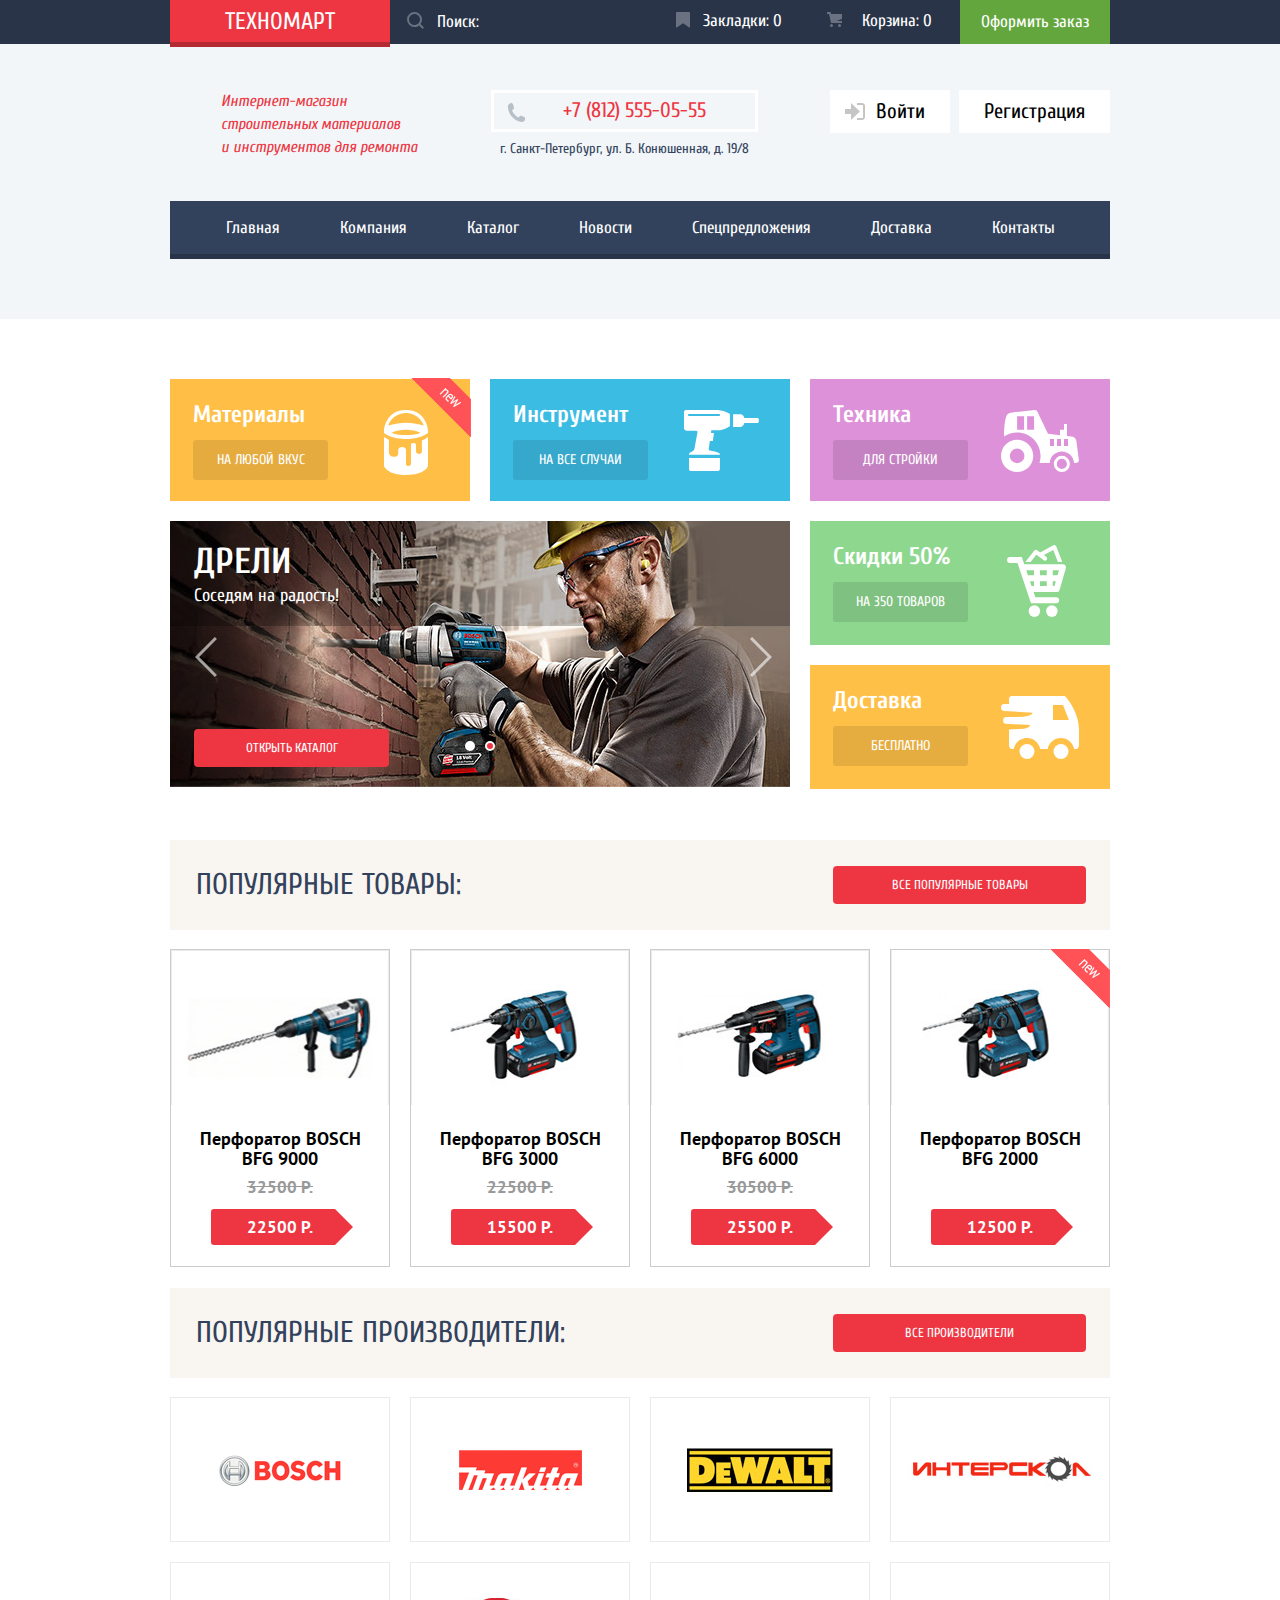
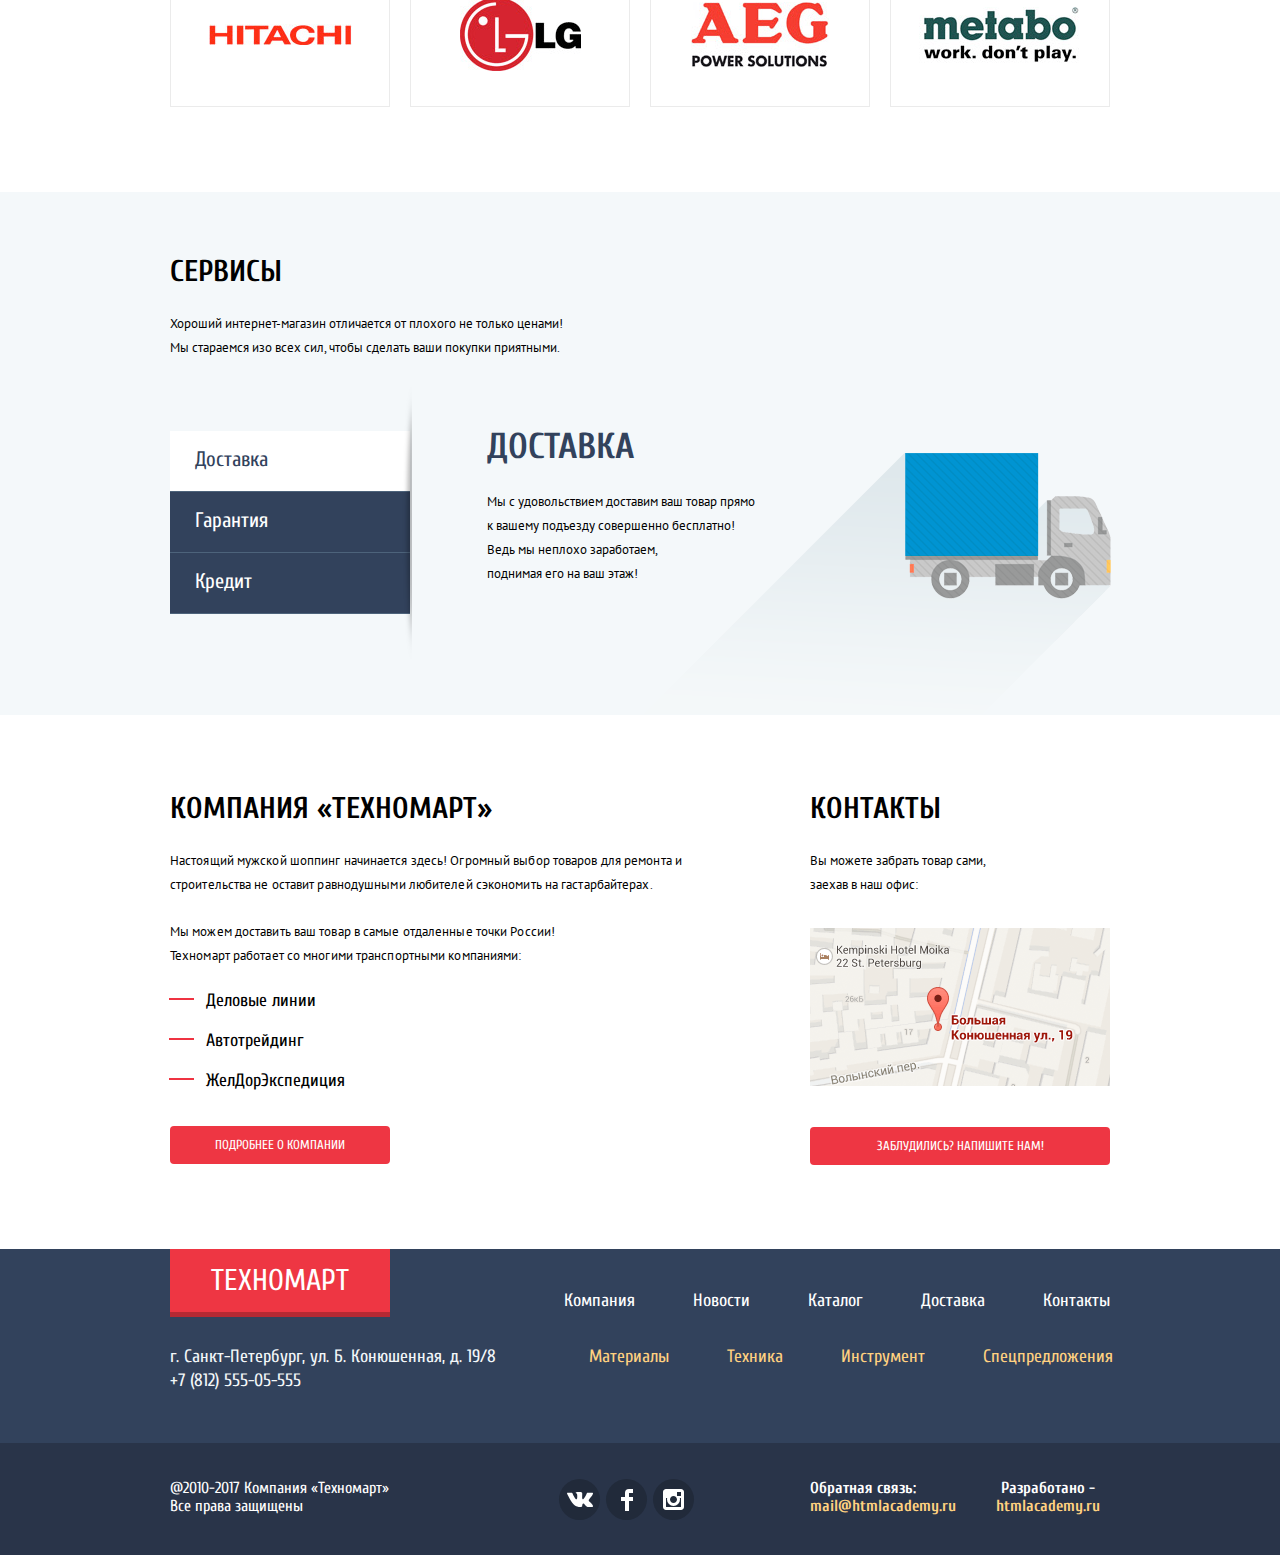
<file: index.html>
<!DOCTYPE html>
<html lang="ru">
<head>
  <meta charset="utf-8">
  <title>HTML Academy: Техномарт</title>
  <link href="https://fonts.googleapis.com/css?family=Cuprum:400,400i,700%7CPT+Sans:400,700&amp;subset=cyrillic" rel="stylesheet">
  <link href="css/normalize.min.css" rel="stylesheet">
  <link href="css/style.min.css" rel="stylesheet">
</head>
<body>
	<header class="main-header">
  	<div class="header-hot-keys">
  		<div class="top-header container">
        <p class="header-logo">
          <a class="header-logo-link">Техномарт</a>
        </p>  
        <form class="search-form" action="https://echo.htmlacademy.ru" method="post">
          <input id="search" class="search-input" type="search" name="search" placeholder="Поиск:">
          <label class="visually-hidden" for="search">Поиск:</label>
            <button class="button-search" aria-label="Поиск" type="submit">
              <svg class = "loop" xmlns="http://www.w3.org/2000/svg" width="17" height="17" viewBox="0 0 17 17"><path d="M17 15.586l-3.542-3.542A7.465 7.465 0 0 0 15 7.5 7.5 7.5 0 1 0 7.5 15c1.71 0 3.282-.579 4.544-1.542L15.586 17 17 15.586zM2 7.5C2 4.467 4.467 2 7.5 2 10.532 2 13 4.467 13 7.5c0 3.032-2.468 5.5-5.5 5.5A5.506 5.506 0 0 1 2 7.5z"/></svg>
          </button>
        </form>
        <a class="header-link bookmark" href="#">Закладки: 0</a>
      	<a class="header-link basket" href="#">Корзина: 0</a>
      	<a class="header-top-link order" href="#">Оформить заказ</a> 
      </div>
    </div>
      <div class="header-contacts-profile container">
      	<p class="about-company">Интернет-магазин строительных материалов и&nbsp;инструментов для ремонта</p>
      <div class="header-adress-information">
        <a class="contacts" href="tel:+78125550555">+7 (812) 555-05-55</a>
        <p class="address">г. Санкт-Петербург, ул. Б. Конюшенная, д. 19/8</p>
      </div>
      <ul class="user-navigation">
      	<li class="user-profile">
          <a class="user-identification" href="#">Войти
            <svg class="icon-identification" xmlns="http://www.w3.org/2000/svg" width="20" height="17" viewBox="0 0 20 17"><path d="M14.875 8.5L6 0v6H0v5h6v6z"/><path d="M16.986 15.01h-5.027V17h5.027c2.178 0 3.004-1.81 3.029-3.026V3.028C19.99 1.811 19.164 0 16.986 0h-5.027v1.99h5.027c.839 0 .992.681 1.01 1.057v10.904c-.017.376-.171 1.059-1.01 1.059z"/></svg>
          </a>
        </li>
        <li class="user-profile">
          <a class="user-registration" href="#">Регистрация</a>
        </li>
    <!--<li class="user-profile-inner">
        	<a class="user-identification profile" href="profile.html">Равшан Джамшутович</a>
        <ul class="avtorized-list">
        	<li><a href="#" class="orders">Мои заказы</a></li>
          <li><a href="#" class="account">Личный кабинет</a></li>
        </ul>
        </li>-->
     	</ul>
    	</div>
      <nav>
        <ul class="site-navigation container">
        	<li><a href="index.html">Главная</a></li>
        	<li><a href="#">Компания</a></li>
        	<li><a href="catalog.html">Каталог</a></li>
        	<li><a href="#">Новости</a></li>
        	<li><a href="#">Спецпредложения</a></li>
        	<li><a href="#">Доставка</a></li>
        	<li><a href="#">Контакты</a></li>
      	</ul>
      </nav>       
    </header>
  <main>

    <h1 class="visually-hidden">Магазин «Техномарт»</h1>
    <section class="features-list container">
    	<div class="features-row">
      	<div class="features-item materials">
        	<h3>Материалы</h3>
          <p class="flag flag-new">новинка</p>
          <a class="features-button btn-link" href="#">На любой вкус</a>
        </div>
        <div class="features-item tool">
          <h3>Инструмент</h3>
          <a class="features-button btn-link" href="#">На все случаи</a>
        </div>
        <div class="features-item technic">
          <h3>Техника</h3>
          <a class="features-button btn-link" href="#">Для стройки</a>
        </div> 
      </div>
       
      <div class="column-wrapper">
        <div class="block-slider-wrapper">             
          <div class="slider-controls">
            <button class="btn-controls not-active" type="button">Слайдер 1</button>
            <button class="btn-controls current" type="button">Слайдер 2</button> 
          </div>
        <div class="slider-toggle buttons">
          <button type="button" class="slider-button previous"></button>
          <button type="button" class="slider-button next"></button>
        </div>
        <article class="slider-item1 perforator">
          <h2>Перфораторы</h2>
          <p>Настоящие мужские игрушки</p>
          <img src="img/slide-1.jpg" width="620" height="266" alt="slider-image-1">
          <a class="slider-button-red bttn-more-information" href="catalog.html">Открыть каталог</a>
        </article>
        <article class="slider-item2 drill-current">
          <h2>Дрели</h2>
          <p>Соседям на радость!</p>
          <img src="img/slide-2.jpg" width="620" height="266" alt="slider-image-2">
          <a class="slider-button-red bttn-more-information" href="catalog.html">Открыть каталог</a>
        </article>
      </div>
   
      <div class="features-column">
      	<div class="features-item discounts">
        	<h3>Скидки 50%</h3>
          <a class="features-button btn-link" href="#">На 350 товаров
          </a>
        </div>
        <div class="features-item delivery">
        	<h3>Доставка</h3>
          <a class="features-button btn-link" href="#">Бесплатно</a>
        </div>
      </div> 
      </div> 
    </section>

    <section class="popular-goods container">
    	<h2 class="visually-hidden">Раздел о продукции компании</h2>
      <div class="products-header">
      	<p>Популярные товары:</p>
        <a class="popular-button bttn-more-information" href="#">Все популярные товары</a>
      </div>
      <ul class="products-catalog">
      	<li class="products-item">
        	<a href ="#" class="product-link">
            <h3 class="product-name">Перфоратор BOSCH BFG 9000</h3>
            <div class="image"><img src="img/bosch-9000.jpg" width="220" height="155" alt="item image"></div>
            <del class="old-price">32500 Р.</del>
            <b class="discount-price">22500 Р.</b>
          </a>
          <div class="actions-buttons">
            <a class="buy-button" href="#">Купить</a>
            <a class="bookmark-button" href="#">В закладки</a>
          </div>
        </li>
        <li class="products-item">
          <a href ="#" class="product-link">
          	<h3 class="product-name">Перфоратор BOSCH BFG 3000</h3> 
            <div class="image"><img src="img/bosch-3000.jpg" width="220" height="155" alt="item image"></div>
            <del class="old-price">22500 Р.</del>
            <b class="discount-price">15500 Р.</b>
          </a>
          <div class="actions-buttons">
            <a class="buy-button" href="#">Купить</a>
            <a class="bookmark-button" href="#">В закладки</a>
          </div>
        </li>
        <li class="products-item">
          <a href="#" class="product-link">
            <h3 class="product-name">Перфоратор BOSCH BFG 6000</h3>
            <div class="image"><img src="img/bosch-6000.jpg" width="220" height="155" alt="item image"></div>
            <del class="old-price">30500 Р.</del>
            <b class="discount-price">25500 Р.</b>
          </a>
          <div class="actions-buttons">
            <a class="buy-button" href="#">Купить</a>
            <a class="bookmark-button" href="#">В закладки</a>
          </div>
        </li>
        <li class="products-item">
          <a href="#" class="product-link">
            <h3 class="product-name">Перфоратор BOSCH BFG 2000</h3>
            <p class="flag flag-new">новинка</p>
            <div class="image"><img src="img/bosch-2000.jpg" width="220" height="155" alt="item image"></div>
            <del class="old-price"></del>
            <b class="discount-price">12500 Р.</b>
         </a>
         <div class="actions-buttons">
           <a class="buy-button" href="#">Купить</a>
           <a class="bookmark-button" href="#">В закладки</a>
         </div>
        </li>
      </ul> 
    </section>
    <section class="popular-manufacturers container">
    	<h2 class="visually-hidden">Раздел о производителях</h2>
      <div class="manufacturers-header">
      	<p>Популярные производители:</p>
        <a class="popular-goods bttn-more-information" href="#">Все производители</a>
      </div>
      <ul class="manufacturers-catalog"> 
      	<li class="brand"><a class="manufactures-item" href="#"><img src="img/bosch.png" width="122" height="32" alt="Bosch"></a></li>
        <li class="brand"><a class="manufactures-item" href="#"><img src="img/makita.png" width="123" height="40" alt="Makita"></a></li>
        <li class="brand"><a class="manufactures-item" href="#"><img src="img/dewalt.png" width="146" height="44" alt="DeWalt"></a></li>
        <li class="brand"><a class="manufactures-item" href="#"><img src="img/interskol.png" width="184" height="32"  alt="Интерскол"></a></li>
        <li class="brand"><a class="manufactures-item" href="#"><img src="img/hitachi.png" width="143" height="21" alt="Hitachi"></a></li>
        <li class="brand"><a class="manufactures-item" href="#"><img src="img/lg.png" width="121" height="73" alt="LG"></a></li>
        <li class="brand"><a class="manufactures-item" href="#"><img src="img/aeg.png" width="138" height="66" alt="AEG Power Solution"></a></li>
        <li class="brand"><a class="manufactures-item" href="#"><img src="img/metabo.png" width="162" height="56" alt="Metabo"></a></li> 
      </ul>
    </section>
  
  <div class="services-wrapper">
    <section class="services container">
    	<h2>Сервисы</h2>
      	<p>Хороший интернет-магазин отличается от плохого не только ценами! Мы стараемся изо всех сил, чтобы сделать ваши покупки приятными.</p>
     
      <div class="services-slider">
      	<ul class="services-menu">
      	  <li class="service-item active"><a class="delivery-link" href="#delivery">Доставка</a>
          </li>
        	<li class="service-item"><a class="warranty-link" href="#warranty">Гарантия</a>
          </li>
        	<li class="service-item"><a class="credit-link" href="#credit">Кредит</a>
          </li>  
        </ul>
     
      	<ul class="services-description-list">
        	<li class="services-description service-delivery active">
          	<h3 id="delivery">Доставка</h3>
          	<p class="delivery-description">Мы с удовольствием доставим ваш товар прямо<br> к вашему подъезду совершенно бесплатно! Ведь мы неплохо заработаем,<br> поднимая его на ваш этаж!</p>
          	<img src="img/delivery-image.png" alt="Информация о доставке" width="468" height="261">
        	</li>
          <li class="services-description service-warranty">
          	<h3 id="warranty">Гарантия</h3>
          	<p class="warranty-description">Если купленный у нас товар поломается или заискрит,<br> а также в случае пожара, спровоцированного его возгаранием, вы всегда можете быть уверены в нашей гарантии. Мы обменяем сгоревший товар на новый.<br> Дом уж восстановите как-нибудь сами.</p>
          	<img src="img/warranty-image.png" alt="Информация о гарантии" width="465" height="285">
        	</li>
        	<li class="services-description service-credit">
          	<h3 id="credit">Кредит</h3>
          	<p class="credit-description">Залезть в долговую яму стало проще!<br>Кредитные консультанты придут вам на помощь.</p>
          	<a class="send-request bttn-more-information" href="#">Отправить заявку</a>
          	<img src="img/credit-image.png" alt="Информация о кредите" width="389" height="283">
        	</li>
	      </ul>
	    </div>
    </section>
  </div>

  <div class="services-container container">
    <section class="about-delivery">
  	  <h2>Компания «Техномарт»</h2>
      <p>Настоящий мужской шоппинг начинается здесь! Огромный выбор товаров для ремонта и строительства не оставит  равнодушными любителей сэкономить на гастарбайтерах.</p>
      <p class="delivery-detalization">Мы можем доставить ваш товар в самые отдаленные точки России! Техномарт работает со многими транспортными компаниями:</p>
      <ul class="delivery-company">
    		<li>Деловые линии</li>
      	<li>Автотрейдинг</li>
      	<li>ЖелДорЭкспедиция</li>
      </ul>
      <a class="more-details bttn-more-information" href="#">Подробнее о компании</a>
    </section>
    <section class="about-contacts">
    	<h2>Контакты</h2>
      <p>Вы можете забрать товар сами, заехав в наш офис:</p>
      <a class="about-map" href="map.html">
      	<img src="img/map.png" alt="Карта с адресом" width="300" height="158">
      </a>
      <a class="write-us bttn-more-information" href="#">Заблудились? Напишите нам!</a>
    </section>
    </div>
  </main>
  <footer class="main-footer">
	 <div class="footer-main-navigation container">
	   <div class="footer-logo-top">
 	     <p class="footer-logo">
   		   <a class="header-logo-link footer-logo-image">Техномарт</a>
   		 </p> 
        <p class="footer-contacts">г. Санкт-Петербург, ул. Б. Конюшенная, д. 19/8</p>
        <p class="footer-phone"><a class ="phone" href="tel:+781255505555">+7 (812) 555-05-555</a></p>
    	</div>
     	<div class="footer-navigation-wrapper">
    	  <ul class="footer-nav-menu">
      	  <li><a class="footer-link" href="#">Компания</a></li>
        	<li><a class="footer-link" href="#">Новости</a></li>
        	<li><a class="footer-link" href="catalog.html">Каталог</a></li>
        	<li><a class="footer-link" href="#">Доставка</a></li>
        	<li><a class="footer-link" href="#">Контакты</a></li>
      	</ul>
       
        <ul class="footer-navigation-products">   
    	    <li><a class="footer-link2" href="#">Материалы</a></li>
         	<li><a class="footer-link2" href="#">Техника</a></li>
         	<li><a class="footer-link2" href="#">Инструмент</a></li>
         	<li><a class="footer-link2" href="#">Спецпредложения</a></li>
      	</ul>
     	</div>
   	</div>
    <div class="footer-bottom-container">
  	  <div class="footer-links container">
      	<ul class="social-list">
        	<li class="social-button">
           	<a class="social-button-vk" href="#"><span class="visually-hidden">Вконтакте</span>
           	<svg xmlns="http://www.w3.org/2000/svg" width="26" height="15" viewBox="0 0 26 15"><path fill="#FFF" d="M16.138 11.51c.956-.309 2.18 2.04 3.483 2.939.978.681 1.727.534 1.727.534l3.473-.05s1.815-.112.957-1.554c-.071-.12-.503-1.069-2.585-3.022-2.177-2.043-1.882-1.712.739-5.244 1.597-2.153 2.236-3.468 2.036-4.028-.192-.539-1.365-.399-1.365-.399L20.69.713c-.381.001-.704.119-.851.515-.003.004-.621 1.666-1.445 3.079-1.741 2.989-2.436 3.148-2.724 2.961-.661-.433-.494-1.737-.494-2.664 0-2.897.432-4.105-.846-4.417-.427-.104-.739-.172-1.828-.182-1.392-.021-2.574 0-3.244.329-.445.223-.786.712-.579.74.26.035.843.16 1.155.586.401.552.389 1.789.389 1.789s.229 3.411-.54 3.834c-.528.29-1.25-.302-2.803-3.016-.793-1.388-1.392-2.922-1.392-2.922s-.116-.285-.326-.441c-.25-.185-.6-.244-.6-.244L.848.684S.29.7.085.946c-.182.218-.015.668-.015.668s2.909 6.881 6.203 10.347c3.02 3.182 6.452 2.971 6.452 2.971h1.555s.469-.054.709-.312c.224-.24.214-.691.214-.691s-.031-2.109.935-2.419z"/></svg>
           </a>
          </li>
          <li class="social-button">
            <a class="social-button-fb" href="#"><span class="visually-hidden">Фейсбук</span>
            <svg xmlns="http://www.w3.org/2000/svg" width="12" height="22" viewBox="0 0 12 22"><path fill="#FFF" d="M12 4V0H8a4 4 0 0 0-4 4v4H0v4h4v10h4V12h4V8H8V4h4z"/></svg>
            </a>
          </li>
          <li class="social-button">
            <a class="social-button-ig" href="#"><span class="visually-hidden">Инстаграмм</span>
            <svg xmlns="http://www.w3.org/2000/svg" width="21" height="21" viewBox="0 0 21 21"><path fill="#FFF" d="M18 0H3C1.35 0 0 1.35 0 3v15c0 1.65 1.35 3 3 3h15c1.65 0 3-1.35 3-3V3c0-1.65-1.35-3-3-3zm-7.5 7c1.93 0 3.5 1.57 3.5 3.5S12.43 14 10.5 14 7 12.43 7 10.5 8.57 7 10.5 7zM18 18H3V9h1.181A6.504 6.504 0 0 0 4 10.5a6.5 6.5 0 1 0 13 0 6.45 6.45 0 0 0-.181-1.5H18v9zm0-11h-4V3h4v4z"/></svg>
            </a>
          </li>
        </ul>
        <div class="feedback">
          <b>Обратная связь: <a class="feedback" href="#">mail@htmlacademy.ru</a></b>
          <b>Разработано - <a class="htmlacademy-link" href="https://htmlacademy.ru/intensive/htmlcss">htmlacademy.ru</a></b>
        </div>
        <div class="copyright">
          <p class="footer-copyright">@2010-2017 Компания «Техномарт» Все права защищены</p>
        </div>
      </div>
    </div>
  </footer>
    
  <section class="modal contact-us">
    <button type="button" class="close-popup-bttn" aria-label="Закрыть всплывающее окно"></button>
    <form class="contact-us-form" action="https://echo.htmlacademy.ru" method="post">
      <div class="modal-write-container">
        <h3 class="visually-hidden">Напишите нам</h3>
        <div class="identification-wrapper">
          <p class="left-column-popup">
	          <label for="write-us-title">Ваше имя:</label>
            <input id="write-us-title" class="title" type="text" placeholder="Представьтесь, пожалуйста">
          </p>
          <p class="right-column-popup">
            <label for="write-us-email">Ваше email:</label>
            <input id="write-us-email" class="email" type="text" placeholder="Введите ваш электронный адрес">
          </p>
        </div>
          <label class="message-popup title" for="write-us-message">Текст письма:</label>
          <textarea class="message-popup-letter" id="write-us-message" placeholder="В свободной форме"></textarea>
      </div>
      <div class="modal-button-popup">
    	  <button class="popup-button bttn-more-information" type="submit">Отправить</button>
      </div>
    </form>
  </section>

  <section class="modal map-popup">
  	<h2 class="visually-hidden">Как до нас добраться</h2>
	   <iframe class="map" src="https://www.google.com/maps/embed?pb=!1m18!1m12!1m3!1d1998.556349168948!2d30.316522614487084!3d59.939503587145744!2m3!1f0!2f0!3f0!3m2!1i1024!2i768!4f13.1!3m3!1m2!1s0x4696310fca5ba729%3A0xea9c53d4493c879f!2z0JHQvtC70YzRiNCw0Y8g0JrQvtC90Y7RiNC10L3QvdCw0Y8g0YPQuy4sIDE5LCDQodCw0L3QutGCLdCf0LXRgtC10YDQsdGD0YDQsywgMTkxMTg2!5e0!3m2!1sru!2sru!4v1512540889668" width="940" height="446" style="border:0" allowfullscreen></iframe>
    <button type="button" class="close-popup-bttn" id="close_map" aria-label="Закрыть всплывающее окно"></button>
  </section>

  <script src="js/script.min.js"></script>

</body>
</html>
</file>
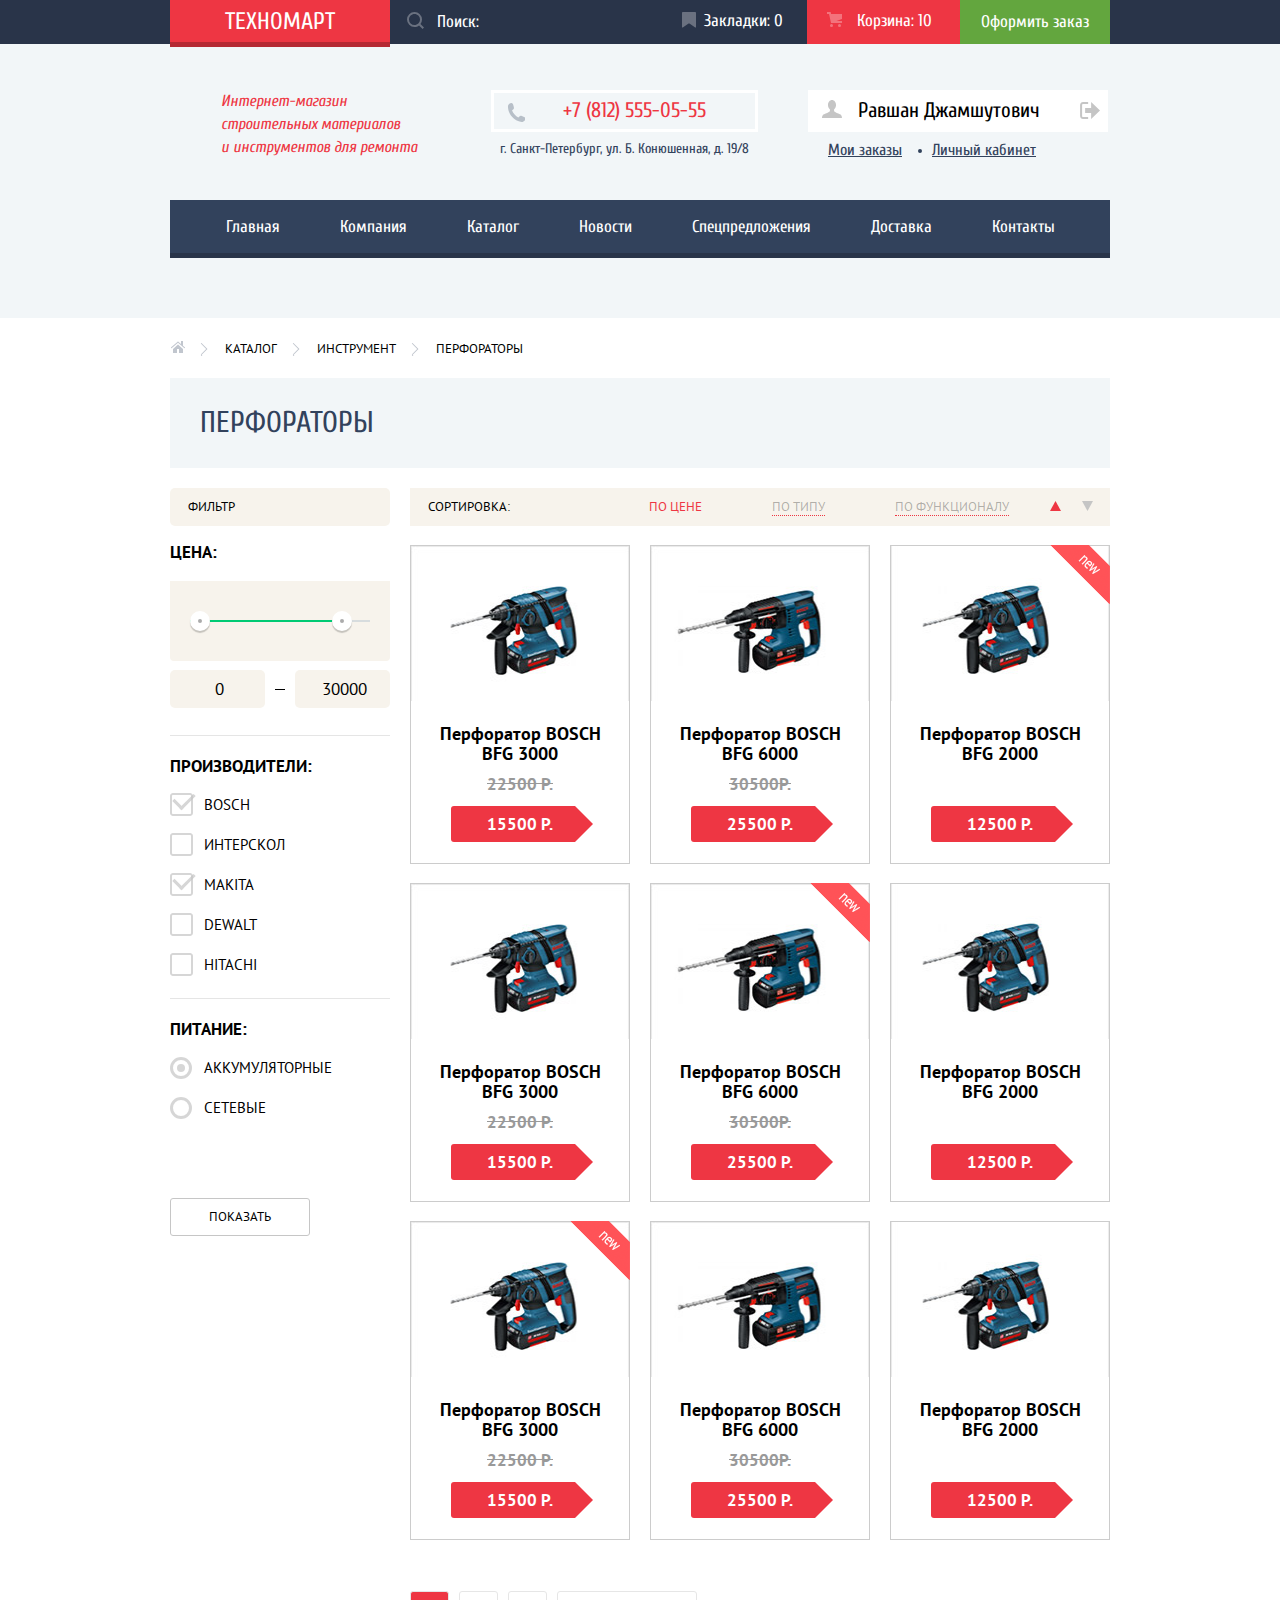
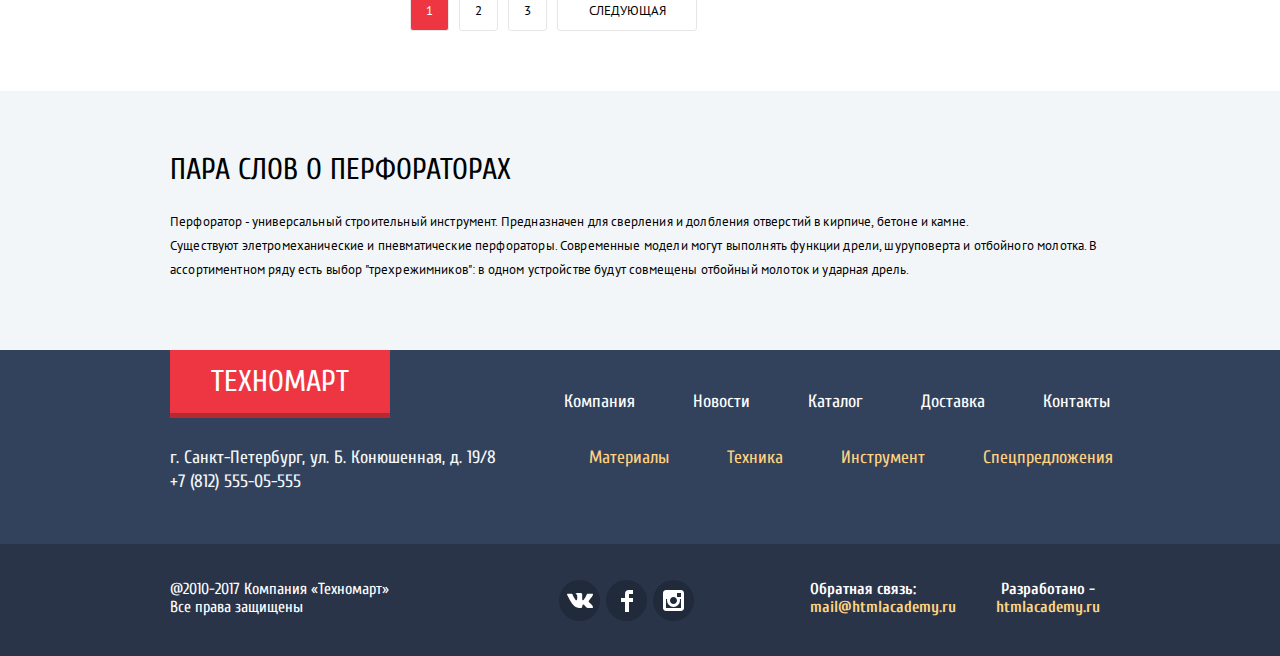
<file: catalog.html>
<!DOCTYPE html>
<html lang="ru">
<head>
  <meta charset="utf-8">
  <title>HTML Academy: Техномарт — Каталог</title>
 <link href="https://fonts.googleapis.com/css?family=Cuprum:400,400i,700%7CPT+Sans:400,700&amp;subset=cyrillic" rel="stylesheet">
  <link href="css/normalize.min.css" rel="stylesheet">
  <link href="css/style.min.css" rel="stylesheet">
</head>
<body>
  <header class="main-header inner">
    <div class="header-hot-keys">
      <div class="top-header container">
        <p class="header-logo">
          <a class="header-logo-link" href="index.html">Техномарт</a>
        </p>  
        <form class="search-form" action="https://echo.htmlacademy.ru" method="post">
          <input id="search" class="search-input" type="search" name="search" placeholder="Поиск:">
          <label class="visually-hidden" for="search">Поиск:</label>
            <button class="button-search" type="submit">
              <svg class = "loop" xmlns="http://www.w3.org/2000/svg" width="17" height="17" viewBox="0 0 17 17"><path d="M17 15.586l-3.542-3.542A7.465 7.465 0 0 0 15 7.5 7.5 7.5 0 1 0 7.5 15c1.71 0 3.282-.579 4.544-1.542L15.586 17 17 15.586zM2 7.5C2 4.467 4.467 2 7.5 2 10.532 2 13 4.467 13 7.5c0 3.032-2.468 5.5-5.5 5.5A5.506 5.506 0 0 1 2 7.5z"/></svg>
          </button>
        </form>
        <a class="header-link bookmark" href="#">Закладки: 0</a>
        <a class="header-link basket-active" href="#">Корзина: 10</a>
        <a class="header-top-link order" href="#">Оформить заказ</a> 
      </div>
    </div>
      <div class="header-contacts-profile container inner">
        <p class="about-company">Интернет-магазин строительных материалов и&nbsp;инструментов для ремонта</p>
      <div class="header-adress-information inner">
        <a class="contacts" href="tel:+78125550555">+7 (812) 555-05-55</a>
        <p class="address">г. Санкт-Петербург, ул. Б. Конюшенная, д. 19/8</p>
      </div>
      <div class="user-avtorized">
        <ul class="user-navigation-catalog">
          <!--<li class="user-profile">
            <a class="user-identification" href="#">Войти</a>
          </li>
          <li class="user-profile">
            <a class="user-registration" href="registration.html">Регистрация</a>
          </li>-->
          <li class="user-profile">
            <a class="user-identification profile-catalog" href="user-profile.html">Равшан Джамшутович
              <svg class = "icon-profile" xmlns="http://www.w3.org/2000/svg" width="20" height="18" viewBox="0 0 20 18"><path d="M17.881 14.166c-2.144-.735-4.256-1.666-5.207-2.39-.657-.501-.77-1.618-.517-2.415 1.118-.903 1.864-2.477 1.864-4.278C14.021 2.276 12.221 0 10 0S5.979 2.276 5.979 5.083c0 1.801.746 3.374 1.863 4.277.253.798.141 1.915-.517 2.416-.95.724-3.063 1.654-5.207 2.39S0 18 0 18h20s.025-3.099-2.119-3.834z"/></svg>
            </a>
            <a class="user-identification logout-deavtorization" href="deavtorization.html">
              <svg class = "icon-logout" xmlns="http://www.w3.org/2000/svg" width="21" height="17" viewBox="0 0 21 17"><path d="M21 8.5L12.125 0v6h-6v5h6v6z"/><path d="M3.106 13.952V3.048c.018-.376.171-1.057 1.01-1.057h5.027V0H4.116C1.938 0 1.112 1.81 1.087 3.027v10.946C1.112 15.189 1.938 17 4.116 17h5.027v-1.99H4.116c-.839 0-.992-.683-1.01-1.058z"/></svg>
            </a>
          </li> 
          <li> 
            <ul class="authorized-list">
              <li><a href="#" class="orders-account">Мои заказы</a></li>
              <li><a href="#" class="orders-account">Личный кабинет</a></li>
            </ul>
          </li>
        </ul>
      </div>
      </div>
      <nav>
        <ul class="site-navigation container">
          <li><a href="index.html">Главная</a></li>
          <li><a href="#">Компания</a></li>
          <li><a href="catalog.html">Каталог</a></li>
          <li><a href="#">Новости</a></li>
          <li><a href="#">Спецпредложения</a></li>
          <li><a href="#">Доставка</a></li>
          <li><a href="#">Контакты</a></li>
        </ul> 
      </nav>       
  </header>
  <main>
  <div class="page container">
    <ul class="breadcrumbs">
      <li><a href="index.html" aria-label="Главная">
        <svg class="home" xmlns="http://www.w3.org/2000/svg" width="15" height="12" viewBox="0 0 15 12"><g><path d="M3 8v4h4V8h2v4h4V8L8 3.516z"/><path d="M14.831 6.365L13 4.751V0h-2v2.987L8.332.635c-.02-.017-.043-.023-.064-.037a.465.465 0 0 0-.08-.047.551.551 0 0 0-.095-.024C8.062.521 8.032.515 8 .515c-.031 0-.061.006-.092.012a.46.46 0 0 0-.095.025c-.028.011-.053.029-.08.046-.021.014-.045.02-.064.037l-6.498 5.73a.501.501 0 0 0 .33.875.497.497 0 0 0 .331-.125L8 1.677l6.169 5.438a.501.501 0 0 0 .662-.75z"/></g></svg>
      </a></li>
      <li><a href="catalog.html">Каталог</a></li>
      <li><a href="#">Инструмент</a></li>
      <li><a>Перфораторы</a></li>
    </ul>
    <div class="product-header">
      <h1>Перфораторы</h1>
    </div>
    <div class="catalog-columns-wrapper">
    <form class="filter" method="get" action="https://echo.htmlacademy.ru"> 
      <section class="filters-price">
        <div class="filter-wrapper">
          <h2>Фильтр</h2>
        </div>
        <fieldset class="filter-range-price">
          <legend>Цена:</legend>  
          <div class="range-content">   
            <div class="range-controls">
              <div class="range-toggle range-toggle-min"></div>
              <div class="range-toggle range-toggle-max"></div>
            </div>
          <div class="range-controls">
            <div class="scale">
              <div class="bar"></div>
            </div>
          </div>
          </div>
          <div class="price-controls">
            <label class="min-price"><input class="range-input" type="text" value="0"></label>
            <label class="max-price"><input class="range-input" type="text"  value="30000"></label>
          </div>
        </fieldset>
      </section>
      <fieldset class="manufacturers">
        <legend>Производители:</legend>
        <ul class="filter-type">
          <li class="filter-option">
            <input class="visually-hidden filter-input filter-input-checkbox" type="checkbox" name="brand" id="filter-bosch" value="Bosch" checked>
            <label for="filter-bosch">Bosch</label>
          </li>
          <li class="filter-option">
            <input class="visually-hidden filter-input filter-input-checkbox" type="checkbox" name="brand" id="filter-interscole" value="Interskol">
            <label for="filter-interscole">Интерскол</label>
          </li>
          <li class="filter-option">
            <input class="visually-hidden filter-input filter-input-checkbox" type="checkbox" name="brand" id="filter-makita" value="Makita" checked>
            <label for="filter-makita">Makita</label>
          </li>
          <li class="filter-option">
            <input class="visually-hidden filter-input filter-input-checkbox" type="checkbox" name="brand" id="filter-dewalt" value="DeWalt">
            <label for="filter-dewalt">DeWalt</label>
          </li>
          <li class="filter-option">
            <input class="visually-hidden filter-input filter-input-checkbox" type="checkbox" name="brand" id="filter-hitachi" value="Hitachi">
            <label for="filter-hitachi">Hitachi</label>
          </li>
        </ul>
      </fieldset>
      <fieldset class="power-supply">
        <legend>Питание:</legend>
        <ul class="filter-type">
          <li class="filter-option">
            <input class="visually-hidden filter-input filter-input-radio" type="radio" name="supply" id="filter-rechargeable" value="Аккумуляторные" checked>
            <label for="filter-rechargeable">Аккумуляторные</label>
          </li>
          <li class="filter-option">
            <input class="visually-hidden filter-input filter-input-radio" type="radio" name="supply" id="filter-power" value="Сетевые">
            <label for="filter-power">Сетевые</label>
          </li>
        </ul>
      </fieldset>
      <button type="submit" class="manufacturers-button">Показать</button>
    </form>
    <div class="catalog-right-column">
    <section class="selection-products">
      <h2 class="visually-hidden">Сортировка</h2>
      <p>Сортировка:</p>
      <ul class="selection-type">
        <li class="selection-item active"><a href="#">По цене</a></li>
        <li class="selection-item"><a href="#">По типу</a></li>
        <li class="selection-item"><a href="#">По функционалу</a></li>
      </ul>
      <ul class ="sort-direction-filter">
        <li class="sort-up">
          <a class="least-most-arrows" href="#" aria-label="Сортировка по возрастанию">
          <svg xmlns="http://www.w3.org/2000/svg" width="11" height="10" viewBox="0 0 11 10"><path fill="#" d="M5.5 0L0 10h11z"/></svg>
          </a>
        </li>
        <li class="sort-down">
          <a class="most-least-arrows" href="#" aria-label="Сортировка по убыванию">
          <svg xmlns="http://www.w3.org/2000/svg" width="11" height="10" viewBox="0 0 11 10"><path fill="#2" d="M5.5 10L0 0h11"/></svg>
          </a>
        </li>
      </ul>
    </section>
    <section class="products">
      <h2 class="visually-hidden">Список товаров</h2>
      <ul class="products-catalog inner">
        <li class="products-item item-best">
          <a href ="#" class="product-link">
            <h3 class="product-name">Перфоратор BOSCH BFG 3000</h3>
            <img src="img/bosch-3000.jpg" width="220" height="155" alt="item image">
            <del class="old-price">22500 Р.</del>
            <b class="discount-price">15500 Р.</b>
          </a>
          <div class="actions-buttons">
            <a class="buy-button" href="#">Купить</a>
            <a class="bookmark-button" href="#">В закладки</a>
          </div>
        </li>
        <li class="products-item item-best">
          <a href ="#" class="product-link">
            <h3 class="product-name">Перфоратор BOSCH BFG 6000</h3>
            <img src="img/bosch-6000.jpg" width="220" height="155" alt="item image">
            <del class="old-price">30500Р.</del>
            <b class="discount-price">25500 Р.</b>
          </a>
          <div class="actions-buttons">
            <a class="buy-button" href="#">Купить</a>
            <a class="bookmark-button" href="#">В закладки</a>
          </div>
        </li>
        <li class="products-item item-best">
          <a href ="#" class="product-link">
            <div class="flag flag-new">новинка</div>
            <h3 class="product-name">Перфоратор BOSCH BFG 2000</h3>
            <img src="img/bosch-2000.jpg" width="220" height="155" alt="item image">
            <del class="old-price"></del>
            <b class="discount-price">12500 Р.</b>
          </a>
          <div class="actions-buttons">
            <a class="buy-button" href="#">Купить</a>
            <a class="bookmark-button" href="#">В закладки</a>
          </div>
        </li>
        <li class="products-item item-best">
          <a href ="#" class="product-link">
            <h3 class="product-name">Перфоратор BOSCH BFG 3000</h3>
            <img src="img/bosch-3000.jpg" width="220" height="155" alt="item image">
            <del class="old-price">22500 Р.</del>
            <b class="discount-price">15500 Р.</b>
          </a>
          <div class="actions-buttons">
            <a class="buy-button" href="#">Купить</a>
            <a class="bookmark-button" href="#">В закладки</a>
          </div>
        </li>
        <li class="products-item item-best">
          <a href ="#" class="product-link">
            <div class="flag flag-new">новинка</div>
            <h3 class="product-name">Перфоратор BOSCH BFG 6000</h3>
            <img src="img/bosch-6000.jpg" width="220" height="155" alt="item image">
            <del class="old-price">30500Р.</del>
            <b class="discount-price">25500 Р.</b>
          </a>
          <div class="actions-buttons">
            <a class="buy-button" href="#">Купить</a>
            <a class="bookmark-button" href="#">В закладки</a>
          </div>
        </li>
        <li class="products-item item-best">
          <a href ="#" class="product-link">
            <h3 class="product-name">Перфоратор BOSCH BFG 2000</h3>
            <img src="img/bosch-2000.jpg" width="220" height="155" alt="item image">
            <del class="old-price"></del>
            <b class="discount-price">12500 Р.</b>
          </a>
          <div class="actions-buttons">
            <a class="buy-button" href="#">Купить</a>
            <a class="bookmark-button" href="#">В закладки</a>
          </div>
        </li>
        <li class="products-item item-best">
          <a href ="#" class="product-link">
            <div class="flag flag-new">новинка</div>
            <h3 class="product-name">Перфоратор BOSCH BFG 3000</h3>
            <img src="img/bosch-3000.jpg" width="220" height="155" alt="item image">
            <del class="old-price">22500 Р.</del>
            <b class="discount-price">15500 Р.</b>
          </a>
          <div class="actions-buttons">
            <a class="buy-button" href="#">Купить</a>
            <a class="bookmark-button" href="#">В закладки</a>
          </div>
        </li>
        <li class="products-item item-best">
          <a href ="#" class="product-link">
            <h3 class="product-name">Перфоратор BOSCH BFG 6000</h3>
            <img src="img/bosch-6000.jpg" width="220" height="155" alt="item image">
            <del class="old-price">30500Р.</del>
            <b class="discount-price">25500 Р.</b>
          </a>
          <div class="actions-buttons">
            <a class="buy-button" href="#">Купить</a>
            <a class="bookmark-button" href="#">В закладки</a>
          </div>
        </li>
        <li class="products-item item-best">
          <a href ="#" class="product-link">
            <h3 class="product-name">Перфоратор BOSCH BFG 2000</h3>
            <img src="img/bosch-2000.jpg" width="220" height="155" alt="item image">
            <del class="old-price"></del>
            <b class="discount-price">12500 Р.</b>
          </a>
          <div class="actions-buttons">
            <a class="buy-button" href="#">Купить</a>
            <a class="bookmark-button" href="#">В закладки</a>
          </div>
        </li>
      </ul>
    </section>
    <ul class="pagination-list">
      <li class="pagination-item pagination-item-current"><a class="pagination-link current">1</a></li>
      <li class="pagination-item"><a class="pagination-link" href="#">2</a></li>
      <li class="pagination-item"><a class="pagination-link" href="#">3</a></li>
      <li class="pagination-item last"><a class="pagination-link" href="#">Следующая</a></li>
    </ul> 
    </div>
    </div>
  </div>
    <div class="description-wrapper">
      <section class="perforators-description">
        <h2>Пара слов о перфораторах</h2>
        <p>Перфоратор - универсальный строительный инструмент. Предназначен для сверления и долбления отверстий в кирпиче, бетоне и камне.<br> Существуют элетромеханические и пневматические перфораторы. Современные модели могут выполнять функции дрели, шуруповерта и отбойного молотка. В ассортиментном ряду есть выбор "трехрежимников": в одном устройстве будут совмещены отбойный молоток и ударная дрель.</p>
      </section>
    </div>
  </main>
  <footer class="main-footer">
   <div class="footer-main-navigation container">
     <div class="footer-logo-top">
       <p class="footer-logo">
         <a class="header-logo-link footer-logo-image" href="index.html">Техномарт</a>
       </p> 
        <p class="footer-contacts">г. Санкт-Петербург, ул. Б. Конюшенная, д. 19/8</p>
        <p class="footer-phone"><a class ="phone" href="tel:+781255505555">+7 (812) 555-05-555</a></p>
      </div>
      <div class="footer-navigation-wrapper">
        <ul class="footer-nav-menu">
          <li><a class="footer-link" href="#">Компания</a></li>
          <li><a class="footer-link" href="#">Новости</a></li>
          <li><a class="footer-link" href="catalog.html">Каталог</a></li>
          <li><a class="footer-link" href="#">Доставка</a></li>
          <li><a class="footer-link" href="#">Контакты</a></li>
        </ul>
       
        <ul class="footer-navigation-products">   
          <li><a class="footer-link2" href="#">Материалы</a></li>
          <li><a class="footer-link2" href="#">Техника</a></li>
          <li><a class="footer-link2" href="#">Инструмент</a></li>
          <li><a class="footer-link2" href="#">Спецпредложения</a></li>
        </ul>
      </div>
    </div>
    <div class="footer-bottom-container">
      <div class="footer-links container">
        <ul class="social-list">
          <li class="social-button">
            <a class="social-button-vk" href="#"><span class="visually-hidden">Вконтакте</span>
            <svg xmlns="http://www.w3.org/2000/svg" width="26" height="15" viewBox="0 0 26 15"><path fill="#FFF" d="M16.138 11.51c.956-.309 2.18 2.04 3.483 2.939.978.681 1.727.534 1.727.534l3.473-.05s1.815-.112.957-1.554c-.071-.12-.503-1.069-2.585-3.022-2.177-2.043-1.882-1.712.739-5.244 1.597-2.153 2.236-3.468 2.036-4.028-.192-.539-1.365-.399-1.365-.399L20.69.713c-.381.001-.704.119-.851.515-.003.004-.621 1.666-1.445 3.079-1.741 2.989-2.436 3.148-2.724 2.961-.661-.433-.494-1.737-.494-2.664 0-2.897.432-4.105-.846-4.417-.427-.104-.739-.172-1.828-.182-1.392-.021-2.574 0-3.244.329-.445.223-.786.712-.579.74.26.035.843.16 1.155.586.401.552.389 1.789.389 1.789s.229 3.411-.54 3.834c-.528.29-1.25-.302-2.803-3.016-.793-1.388-1.392-2.922-1.392-2.922s-.116-.285-.326-.441c-.25-.185-.6-.244-.6-.244L.848.684S.29.7.085.946c-.182.218-.015.668-.015.668s2.909 6.881 6.203 10.347c3.02 3.182 6.452 2.971 6.452 2.971h1.555s.469-.054.709-.312c.224-.24.214-.691.214-.691s-.031-2.109.935-2.419z"/></svg>
           </a>
          </li>
          <li class="social-button">
            <a class="social-button-fb" href="#"><span class="visually-hidden">Фейсбук</span>
            <svg xmlns="http://www.w3.org/2000/svg" width="12" height="22" viewBox="0 0 12 22"><path fill="#FFF" d="M12 4V0H8a4 4 0 0 0-4 4v4H0v4h4v10h4V12h4V8H8V4h4z"/></svg>
            </a>
          </li>
          <li class="social-button">
            <a class="social-button-ig" href="#"><span class="visually-hidden">Инстаграмм</span>
            <svg xmlns="http://www.w3.org/2000/svg" width="21" height="21" viewBox="0 0 21 21"><path fill="#FFF" d="M18 0H3C1.35 0 0 1.35 0 3v15c0 1.65 1.35 3 3 3h15c1.65 0 3-1.35 3-3V3c0-1.65-1.35-3-3-3zm-7.5 7c1.93 0 3.5 1.57 3.5 3.5S12.43 14 10.5 14 7 12.43 7 10.5 8.57 7 10.5 7zM18 18H3V9h1.181A6.504 6.504 0 0 0 4 10.5a6.5 6.5 0 1 0 13 0 6.45 6.45 0 0 0-.181-1.5H18v9zm0-11h-4V3h4v4z"/></svg>
            </a>
          </li>
        </ul>
        <div class="feedback">
          <b>Обратная связь: <a class="feedback" href="#">mail@htmlacademy.ru</a></b>
          <b>Разработано - <a class="htmlacademy-link" href="https://htmlacademy.ru/intensive/htmlcss">htmlacademy.ru</a></b>
        </div>
        <div class="copyright">
          <p class="footer-copyright">@2010-2017 Компания «Техномарт» Все права защищены</p>
        </div>
      </div>
    </div>
  </footer>
   
  <section class="modal order-popup">
  <button type="button" class="close-popup-bttn" aria-label="Закрыть всплывающее окно"></button>
    <p class="order-confirmation">Товар добавлен в корзину!</p>
      <div class="modal-button-popup">
        <a class="placing-order bttn-more-information" href="#">Оформить заказ</a>
        <a class="shopping-continue bttn-more-information" href="#">Продолжить покупки</a>
      </div>
  </section>

  <script src="js/catalog.min.js"></script>

</body>
</html>
</file>
<file: css/style.min.css>
@-webkit-keyframes bounce{0%{-webkit-transform:translateY(-2000px);transform:translateY(-2000px)}70%,to{-webkit-transform:translateY(-50%);transform:translateY(-50%)}90%{-webkit-transform:translateY(-45%);transform:translateY(-45%)}}@keyframes bounce{0%{-webkit-transform:translateY(-2000px);transform:translateY(-2000px)}70%,to{-webkit-transform:translateY(-50%);transform:translateY(-50%)}90%{-webkit-transform:translateY(-45%);transform:translateY(-45%)}}@-webkit-keyframes shake{0%,to{-webkit-transform:translate(0,0);transform:translate(0,0)}10%,30%,50%,70%,90%{-webkit-transform:translate(-10px,0);transform:translate(-10px,0)}20%,40%,60%,80%{-webkit-transform:translate(10px,0);transform:translate(10px,0)}}@keyframes shake{0%,to{-webkit-transform:translate(0,0);transform:translate(0,0)}10%,30%,50%,70%,90%{-webkit-transform:translate(-10px,0);transform:translate(-10px,0)}20%,40%,60%,80%{-webkit-transform:translate(10px,0);transform:translate(10px,0)}}body{margin:0;padding:0;font-family:Cuprum,Arial,sans-serif;font-size:13px;line-height:24px;font-weight:400;color:#000;background-color:#fff}a{text-decoration:none}.visually-hidden:not(:focus):not(:active),input[type=checkbox].visually-hidden,input[type=radio].visually-hidden{position:absolute;width:1px;height:1px;margin:-1px;border:0;padding:0;white-space:nowrap;-webkit-clip-path:inset(100%);clip-path:inset(100%);clip:rect(0 0 0 0);overflow:hidden}.main-header{background-color:#f2f6f8;margin-bottom:60px;padding-bottom:60px}.container{width:940px;margin:0 auto}.main-header .top-header{display:-webkit-box;display:-ms-flexbox;display:flex;-webkit-box-pack:start;-ms-flex-pack:start;justify-content:flex-start;-ms-flex-wrap:wrap;flex-wrap:wrap}.bttn-more-information{display:inline-block;line-height:18px;font:inherit;text-align:center;color:#fff;padding:7px 29px;vertical-align:middle;text-transform:uppercase;background-color:#ee3643;border:0;-webkit-box-sizing:border-box;box-sizing:border-box;border-radius:4px}.header-logo{-webkit-box-flex:0;-ms-flex:0 0 220px;flex:0 0 220px;margin:0 0 -5px}.header-logo-link{padding-top:10px;padding-bottom:8px;display:block;font-size:24px;line-height:24px;color:#fff;text-align:center;text-transform:uppercase;background-color:#ee3643;border-bottom:5px solid #b52933}.header-logo-link[href]:hover{background-color:#ca2c37;border-bottom:5px solid #9a212a}.header-logo-link[href]:active{background-color:#ba2732;border-bottom:5px solid #8e1e26}.header-hot-keys,.search-form input{background-color:#293449}.header-hot-keys a{color:#fff}.search-form{-webkit-box-flex:0;-ms-flex:0 0 250px;flex:0 0 250px;display:-webkit-box;display:-ms-flexbox;display:flex;margin-right:auto}.search-form input{-webkit-box-flex:1;-ms-flex:1 0 150px;flex:1 0 150px;font-size:17px;line-height:18px;color:#fff;border:0;padding-bottom:1px;padding-left:1px}.button-search{-ms-flex-preferred-size:46px;flex-basis:46px;-webkit-box-ordinal-group:-2;-ms-flex-order:-1;order:-1;background-color:#293449;border:0;outline:0;padding:0}.button-search .loop{width:17px;height:17px;fill:#fff;opacity:.3;padding-left:5px}.button-search:hover,.search-form .search-input:hover{background-color:#212a3a}.button-search:hover .loop{opacity:1}.search-form .search-input:focus{color:#000;background-color:#fff;outline:0}.button-search:active{background-color:#fff}.button-search:active .loop{opacity:1;fill:#ee3643;outline:0}.search-input:focus{background-color:#fff}.search-input::-webkit-input-placeholder{color:#fff}.search-input:-ms-input-placeholder,.search-input::-ms-input-placeholder{color:#fff}.search-input::placeholder{color:#fff}.search-input:focus~placeholder{color:#000}.header-link,.header-top-link{-webkit-box-sizing:border-box;box-sizing:border-box;font-size:17px;line-height:18px;position:relative}.header-link.bookmark{display:block;padding:12px 30px 10px 62px}.inner .bookmark{display:block;padding:12px 24px 10px 57px}.header-link.basket,.header-link.basket-active{display:block;padding:12px 28px 12px 50px}.header-top-link.order{display:block;padding:13px 21px}.basket:active,.bookmark:active{color:rgba(255,255,255,.6);background-color:#161d29}.basket:hover,.bookmark:hover{background-color:#212a3a}.basket:focus,.bookmark:focus{background-color:#293449}.order{background-color:#63a63e}.order:active{background-color:#518534;color:rgba(255,255,255,.5)}.order:hover{background-color:#5fbb2d}.order:focus{background-color:#63a63e}.header-link::before{content:"";position:absolute;background-repeat:no-repeat;background-position:center center;opacity:.3}.header-link:focus::before,.header-link:hover::before{opacity:1}.header-link:active::before{opacity:.5}.bookmark::before{width:14px;height:16px;left:35px;background-image:url(../img/icon-bookmark.svg)}.basket-active::before,.basket::before{width:15px;height:15px;background-image:url(../img/icon-cart.svg)}.basket::before{left:15px}.basket-active::before{left:20px}.header-contacts-profile{display:-webkit-box;display:-ms-flexbox;display:flex;-webkit-box-align:start;-ms-flex-align:start;align-items:flex-start;padding-bottom:40px;padding-top:46px;padding-left:51px;-webkit-box-sizing:border-box;box-sizing:border-box}.about-company,.contacts{color:#ee3643;-webkit-box-flex:0}.about-company{font-style:italic;margin:0 70px 0 0;font-size:16px;line-height:23px;padding:0;-ms-flex:0 0 200px;flex:0 0 200px}.contacts{font-size:21px;line-height:21px;border:3px solid #fff;-ms-flex:0 0 270px;flex:0 0 270px;padding:7px 49px 8px 69px;display:block;-webkit-box-sizing:border-box;box-sizing:border-box;position:relative;margin-bottom:5px}.contacts::before{content:"";position:absolute;top:10px;left:13px;width:18px;height:19px;background-image:url(../img/icon-phone.svg);background-repeat:no-repeat;background-position:0 0}.address{color:#32425c;font-size:14px;line-height:24px;text-align:center;margin:0;padding:0}.user-navigation{display:-webkit-box;display:-ms-flexbox;display:flex}.user-navigation,.user-navigation-catalog{list-style:none;padding:0;margin:0 0 0 auto}.authorized-list{list-style:none}.user-navigation .user-profile,.user-navigation .user-registration{-webkit-box-sizing:border-box;box-sizing:border-box;text-align:center;background-color:#fff}.user-navigation .user-profile:first-child{margin-right:9px}.user-profile .user-identification,.user-profile .user-registration{font-size:21px;line-height:21px;padding:11px 25px;display:block;color:#000}.user-profile .user-identification{padding-left:46px;padding-bottom:0}.user-profile a:hover{color:#ee3643}.user-profile a:active{color:rgba(0,0,0,.3)}.icon-identification{position:absolute;left:15px;top:13px}.user-profile{position:relative}.icon-profile{position:absolute;left:14px;bottom:3px}.icon-logout{position:absolute;right:8px;bottom:13px}.user-identification:hover .icon-identification,.user-identification:hover .icon-logout,.user-identification:hover .icon-profile{fill:#32425c}.user-identification .icon-identification,.user-identification .icon-logout,.user-identification .icon-profile,.user-identification:active .icon-identification,.user-identification:active .icon-logout,.user-identification:active .icon-profile{fill:#c5c5c5}.features-row,nav .site-navigation{display:-webkit-box;display:-ms-flexbox;display:flex;-ms-flex-wrap:wrap;flex-wrap:wrap}nav .site-navigation{-webkit-box-flex:0;-ms-flex:0 0 auto;flex:0 0 auto;-webkit-box-pack:center;-ms-flex-pack:center;justify-content:center;padding:0;list-style:none;background-color:#32425c;-webkit-box-shadow:inset 0 -5px 0 0 #293449;box-shadow:inset 0 -5px 0 0 #293449}.site-navigation a{font-size:17px;line-height:17px;color:#fff;display:block;padding:18px 30px 23px}.site-navigation a:hover{background-color:#293449;border-bottom:none}.site-navigation a:active{background-color:#1d2739;color:rgba(255,255,255,.5)}.features-row{margin-bottom:20px}.features-item{width:300px;min-height:122px;margin-right:20px;padding:21px 23px;-webkit-box-sizing:border-box;box-sizing:border-box;position:relative}.features-column h3,.features-list h3{color:#fff;font-size:24px;line-height:30px;font-weight:700;margin:0 0 10px;padding-right:95px}.transparent-button{position:absolute}.features-column .features-button,.features-list .features-button{color:#fff;font-size:14px;line-height:18px;font-family:Cuprum,Arial,sans-serif;text-transform:uppercase;display:block;text-align:center;padding:11px 20px;width:135px;border-radius:3px;-webkit-box-sizing:border-box;box-sizing:border-box;background-color:rgba(0,0,0,.1)}.features-button:hover{background-color:rgba(0,0,0,.2)}.features-button:active{background-color:rgba(0,0,0,.3)}.features-item.materials{background-color:#ffbf47;position:relative}.features-item .flag{position:absolute;top:-1px;right:-1px;width:60px;height:60px;text-indent:-1000px;overflow:hidden;z-index:20;margin:0;padding:0}.features-item .flag-new,.features-item.materials::after{background-image:url(../img/new-flag.png);background-repeat:no-repeat;background-position:0 0}.features-item.materials::after{content:"";position:absolute;top:31px;right:8px;width:78px;height:65px;background-image:url(../img/icon-1.svg)}.features-item.tool{background-color:#3bbce3}.features-item.delivery::after,.features-item.discounts::after,.features-item.technic::after,.features-item.tool::after{content:"";position:absolute;top:31px;right:28px;width:78px;height:65px;background-image:url(../img/icon-2.svg);background-repeat:no-repeat;background-position:0 0}.features-item.technic{background-color:#dc91d8;margin-right:0}.features-item.delivery::after,.features-item.discounts::after,.features-item.technic::after{right:31px;background-image:url(../img/icon-3.svg)}.features-item.discounts{background-color:#8ed78f}.features-item.delivery::after,.features-item.discounts::after{top:24px;right:25px;height:72px;background-image:url(../img/icon-4.svg)}.features-item.delivery{background-color:#ffc047}.features-item.delivery::after{top:31px;right:31px;height:65px;background-image:url(../img/icon-5.svg)}.block-slider-wrapper{position:relative;display:-webkit-box;display:-ms-flexbox;display:flex;-webkit-box-pack:center;-ms-flex-pack:center;justify-content:center;overflow:hidden;width:620px;height:266px;margin-right:20px;background-color:#000}.slider-controls{position:absolute;bottom:36px;left:50%;z-index:3;width:40px;margin:0 0 0 -20px;padding:0;font-size:0;line-height:0;text-align:center}.slider-controls .btn-controls{display:inline-block;width:10px;height:10px;padding:0;vertical-align:top;border:2px solid #fff;border-radius:50%;cursor:pointer;-webkit-box-sizing:border-box;box-sizing:border-box}.btn-controls.current{background-color:#ee3643}.btn-controls.not-active{margin-right:10px}.btn-controls{background-color:#fff}.slider-item1,.slider-item2{position:relative;display:none;width:620px;height:266px;padding:23px 22px 22px 24px;-webkit-box-sizing:border-box;box-sizing:border-box;z-index:0}.drill-current{display:block}.slider-item1 h2,.slider-item2 h2{font-size:36px;line-height:36px;font-weight:700;color:#fff;text-transform:uppercase;z-index:1;margin:0 0 4px}.slider-item1 p,.slider-item2 p{font-size:18px;line-height:24px;color:#fff;z-index:1;margin:0}.slider-item1 img,.slider-item2 img{display:block;position:absolute;top:0;left:0;z-index:-1}.slider-item1 a,.slider-item2 a{position:relative;top:121px;width:195px}.slider-button-red:hover{background-color:#cb2834}.slider-button-red:active{background-color:#ba2732}.slider-toggle.buttons{position:relative}.slider-button{position:absolute;top:116px;z-index:5;display:block;width:22px;height:40px;background-repeat:no-repeat;background-position:0 0;cursor:pointer;border:0}.slider-button.previous{left:25px;background:url(../img/icon-left.svg);opacity:.6}.slider-button.next{left:580px;background:url(../img/icon-right.svg);opacity:.6}.slider-button.next:hover,.slider-button.previous:hover{opacity:1;border:0;outline:3px solid rgba(255,255,255,.5);outline-offset:6px}.features-column{display:-webkit-box;display:-ms-flexbox;display:flex;-webkit-box-orient:vertical;-webkit-box-direction:normal;-ms-flex-direction:column;flex-direction:column}.features-column .features-item{margin-right:0;margin-bottom:20px;-webkit-box-sizing:border-box;box-sizing:border-box;min-height:124px}.column-wrapper,.manufacturers-header,.products-header{display:-webkit-box;display:-ms-flexbox;display:flex;margin-bottom:31px}.manufacturers-header,.products-header{background-color:#f9f5f0;-webkit-box-pack:justify;-ms-flex-pack:justify;justify-content:space-between;-webkit-box-align:center;-ms-flex-align:center;align-items:center;margin-bottom:19px}.manufacturers-header p,.products-header p{color:#32425c;font-size:30px;line-height:30px;font-weight:400;text-transform:uppercase;margin-left:26px}.popular-button.bttn-more-information,.popular-goods.bttn-more-information{width:253px;margin:24px}.products-catalog{list-style:none;display:-webkit-box;display:-ms-flexbox;display:flex;padding:0;margin:0;-ms-flex-wrap:wrap;flex-wrap:wrap}.products-item{position:relative;width:220px;margin-right:20px;margin-bottom:21px;border:1px solid #ccc;text-align:center;display:inline-block;-webkit-box-sizing:border-box;box-sizing:border-box}.products-item:last-child{margin-right:0}.products-item .flag{position:absolute;top:-1px;right:-1px;width:60px;height:60px;text-indent:-1000px;overflow:hidden;z-index:20}.product-link .flag-new{background-image:url(../img/new-flag.png);background-repeat:no-repeat;background-position:0 0;margin:0;padding:0}.products-item .product-link{display:-webkit-box;display:-ms-flexbox;display:flex;-webkit-box-orient:vertical;-webkit-box-direction:normal;-ms-flex-direction:column;flex-direction:column}.products-item .actions-buttons{position:absolute;top:0;left:0;width:218px;height:88px;padding:40px 0;background-color:rgba(255,255,255,.9);z-index:10}.actions-buttons .bookmark-button,.actions-buttons .buy-button{display:block;width:129px;margin:0 auto 7px;color:#fff;font-size:14px;font-weight:400;font-family:Cuprum,Arial,sans-serif;line-height:18px;text-decoration:none;text-transform:uppercase;border-radius:3px}.actions-buttons .bookmark-button{color:#32425c;background:#fff;border:3px solid #63a63e;padding:7px 0}.actions-buttons .buy-button{position:relative;background-color:#63a63e;border-bottom:3px solid #367315;padding-top:10px;padding-bottom:7px}.buy-button::before{content:"";position:absolute;left:14px;bottom:10px;background-repeat:no-repeat;background-position:center center;opacity:.3;width:15px;height:15px;background-image:url(../img/icon-cart.svg)}.products-item .actions-buttons{display:none}.products-item:hover .actions-buttons{display:block}.actions-buttons .buy-button:hover{background-color:#5fbb2d;border-bottom:3px solid #367315}.buy-button:active::before,.buy-button:hover::before{opacity:1}.actions-buttons .buy-button:active{background-color:#518534;border-bottom:3px solid #518534}.actions-buttons .bookmark-button:hover{border:3px solid #32425c}.actions-buttons .bookmark-button:active{opacity:.3}.products-item h3{min-height:40px;padding:0 18px;font-size:18px;line-height:20px;color:#000;font-family:"PT Sans",Arial,sans-serif;font-weight:700;margin-bottom:9px;margin-top:6px;text-align:center;-webkit-box-ordinal-group:3;-ms-flex-order:2;order:2}.item-best h3{margin-bottom:11px;margin-top:13px}.products-item img{width:218px;margin-bottom:10px}.products-item .discount-price,.products-item .old-price{font-size:17px;line-height:18px;font-family:"PT Sans",Arial,sans-serif;font-weight:700}.products-item .old-price{text-align:center;min-height:20px;color:#999;-webkit-box-ordinal-group:4;-ms-flex-order:3;order:3}.products-item .discount-price{position:relative;width:80px;margin:11px auto 21px;padding:9px 29px;color:#fff;background:#ee3643;border-radius:3px;-webkit-box-ordinal-group:5;-ms-flex-order:4;order:4}.products-item .discount-price:after{content:"";position:absolute;top:0;right:-22px;width:0;height:0;border:18px solid #fff;border-left-color:#ee3643}.manufacturers-catalog,.manufacturers-catalog li{display:-webkit-box;display:-ms-flexbox;display:flex}.manufacturers-catalog{list-style:none;padding:0;margin:0 0 65px;-ms-flex-wrap:wrap;flex-wrap:wrap}.manufacturers-catalog li{border:1px solid #ebebeb;width:220px;height:145px;margin-right:20px;margin-bottom:20px;-webkit-box-sizing:border-box;box-sizing:border-box;-ms-flex-line-pack:center;align-content:center;-webkit-box-align:center;-ms-flex-align:center;align-items:center}.manufacturers-catalog .manufactures-item{margin:0 auto;display:-webkit-box;display:-ms-flexbox;display:flex;-webkit-box-orient:vertical;-webkit-box-direction:normal;-ms-flex-direction:column;flex-direction:column}.manufacturers-catalog li:nth-child(4),.manufacturers-catalog li:nth-child(8){margin-right:0}.brand:hover{-webkit-box-shadow:0 10px 25px 0 rgba(41,52,73,.5);box-shadow:0 10px 25px 0 rgba(41,52,73,.5)}.brand:active{-webkit-box-shadow:0 4px 10px 0 #293449;box-shadow:0 4px 10px 0 #293449;opacity:.5}.services-wrapper{width:100%;background-color:#f4f8fa;margin-bottom:79px}.services{padding-top:65px;position:relative;min-height:454px}.services h2,.services-description h3{font-size:30px;line-height:30px;color:#000;margin:0 0 25px;width:400px;text-transform:uppercase}.services p{font-size:13px;line-height:24px;color:#000;font-family:"PT Sans",Arial,sans-serif;margin:0 0 71px;width:400px}.services-description h3{font-size:36px;line-height:24px;color:#32425c;margin:0 0 31px;padding-top:4px}.services-description .delivery-description{width:275px}.services-description .warranty-description{width:375px}.services-description .credit-description{width:280px;margin-bottom:26px}.send-request{color:#fff;background-color:#ee3643;font-size:14px;line-height:18px;display:block;text-transform:uppercase;text-align:center;padding:10px 25px;-webkit-box-sizing:border-box;box-sizing:border-box;border-radius:2px;width:195px}.services-slider{display:-webkit-box;display:-ms-flexbox;display:flex;-webkit-box-flex:0;-ms-flex:0 0 240px;flex:0 0 240px}.services-menu{list-style:none;padding:0;margin:0 77px 0 0;position:relative}.services-menu:after{content:"";position:absolute;bottom:56px;left:232px;width:10px;height:272px;background-image:url(../img/service-shadow.png);background-repeat:no-repeat;background-position:0 0}.services-menu a{background-color:#32425c;width:240px;border-bottom:1px solid #4d637b;cursor:pointer;padding-left:25px;padding-bottom:17px;padding-top:13px;-webkit-box-sizing:border-box;box-sizing:border-box;font-size:21px;line-height:30px;font-family:Cuprum,Arial,sans-serif;color:#fff;display:block}.service-item a:focus,.service-item a:hover{background-color:#293449}.service-item.active a{background-color:#fff;color:#32425c}.services-description-list{position:relative;width:620px;min-height:284px;list-style:none;padding:0;margin:0}.services-description-list li{z-index:1;position:absolute;width:620px;min-height:284px}.services-description.active,.social-button svg{display:block}.services-description{display:none}.services-description img{position:absolute;top:22px;right:-4px;z-index:-1}.services-description a{width:195px;font-size:14px;line-height:18px;color:#fff;background-color:#ff5357;text-transform:uppercase}.services-container{display:-webkit-box;display:-ms-flexbox;display:flex;padding-bottom:84px}.about-delivery{-ms-flex-preferred-size:535px;flex-basis:535px}.about-contacts{-ms-flex-preferred-size:300px;flex-basis:300px;margin-left:auto}.about-contacts h2,.about-delivery h2{font-size:30px;line-height:30px;color:#000;text-transform:uppercase;padding:0;margin:0 0 25px}.about-contacts p,.about-delivery p{font-size:13px;line-height:24px;font-family:"PT Sans",Arial,sans-serif;padding:0}.about-delivery p{color:#000;letter-spacing:.1px;margin:0 0 23px}.delivery-detalization{width:420px}.delivery-company{list-style:none;padding:0;margin:0 0 35px 36px}.delivery-company li{font-size:18px;line-height:20px;color:#000;margin-bottom:20px;position:relative}.delivery-company li::before{content:"";position:absolute;top:7px;margin-left:-37px;width:25px;height:2px;background-color:#ef3341}.about-contacts p{width:190px;margin:0 0 31px}.about-map img{width:300px;height:158px;margin-bottom:33px}.more-details{width:220px}.write-us{width:300px}.main-footer{background-color:#32425c}.footer-main-navigation{display:-webkit-box;display:-ms-flexbox;display:flex;padding-bottom:49px}.footer-logo-top{margin-right:40px;-webkit-box-flex:0;-ms-flex:0 0 340px;flex:0 0 340px}.footer-logo{width:220px;margin:0 0 -5px}.footer-logo .footer-logo-image{padding-top:17px;padding-bottom:16px;font-size:30px;line-height:30px}.footer-logo-top .footer-contacts,.footer-logo-top .phone{color:#f3f7f9;font-size:18px;line-height:24px;margin-top:33px}.footer-contacts,.footer-phone{margin:0}.footer-nav-menu{display:-webkit-box;display:-ms-flexbox;display:flex;margin:40px 0 0;padding-left:0;list-style:none}.footer-navigation-products,.social-list{list-style:none}.footer-nav-menu li,.footer-navigation-products li{margin-right:30px}.footer-nav-menu li:last-child,.footer-navigation-products li:last-child{margin-right:0}.footer-navigation-products{display:-webkit-box;display:-ms-flexbox;display:flex;margin:31px 0 0;padding-left:25px}.footer-nav-menu a,.footer-navigation-products a{color:#fff;font-size:18px;line-height:24px;padding:14px}.footer-navigation-products a{color:#ffd180}.footer-nav-menu a:hover,.footer-navigation-products a:hover{text-decoration:underline}.footer-nav-menu a:active,.footer-navigation-products a:active{opacity:.5;text-decoration:none}.footer-bottom-container{background-color:#293449}.footer-links{padding-top:36px;padding-bottom:35px}.footer-links,.social-button,.social-list{display:-webkit-box;display:-ms-flexbox;display:flex}.social-list{padding:0;-ms-flex-preferred-size:135px;flex-basis:135px;-webkit-box-ordinal-group:3;-ms-flex-order:2;order:2;-ms-flex-wrap:wrap;flex-wrap:wrap;margin:0 116px 0 auto;-webkit-box-pack:justify;-ms-flex-pack:justify;justify-content:space-between}.social-button{-webkit-box-align:center;-ms-flex-align:center;align-items:center;-webkit-box-pack:center;-ms-flex-pack:center;justify-content:center;width:41px;height:41px;border-radius:50%;background-color:#212a3a}.social-button a{padding:10px}.social-button:focus,.social-button:hover{background-color:#ee3643}.copyright{-webkit-box-flex:0;-ms-flex:0 0 240px;flex:0 0 240px;-webkit-box-ordinal-group:2;-ms-flex-order:1;order:1;margin-right:30px}.copyright p{color:#fff;font-size:16px;line-height:18px;margin:0}.feedback{display:-webkit-box;display:-ms-flexbox;display:flex;-webkit-box-ordinal-group:4;-ms-flex-order:3;order:3;-ms-flex-preferred-size:300px;flex-basis:300px}.authorized-list li:first-child,.feedback b:first-child,.price-controls label:first-child{margin-right:30px}.feedback b:last-child{text-align:center}.feedback a,.feedback b{color:#fff;font-size:16px;line-height:18px}.feedback a{color:#ffd180}.feedback a:hover{text-decoration:underline}.feedback a:active{color:#ee3643;text-decoration:none}.modal{position:fixed;color:#a9a9a9;background-color:#fff;border-top:7px solid #ee3643;z-index:30;display:none}.modal-show{display:block;-webkit-animation:bounce .6s;animation:bounce .6s}.modal-error{-webkit-animation:shake .6s;animation:shake .6s}.contact-us{top:35%;left:50%;width:620px;margin-left:-320px;padding-top:45px;-webkit-box-shadow:0 10px 15px 10px rgba(0,0,0,.2);box-shadow:0 10px 15px 10px rgba(0,0,0,.2);-webkit-box-sizing:border-box;box-sizing:border-box}.close-popup-bttn{position:absolute;top:9px;right:9px;width:21px;height:21px;font-size:0;background-color:transparent;border:0;cursor:pointer}.close-popup-bttn::after,.close-popup-bttn::before{content:"";position:absolute;top:9px;left:2px;width:19px;height:3px;background-color:#ee3643}.close-popup-bttn::before{-webkit-transform:rotate(45deg);-ms-transform:rotate(45deg);transform:rotate(45deg)}.close-popup-bttn::after{-webkit-transform:rotate(-45deg);-ms-transform:rotate(-45deg);transform:rotate(-45deg)}.modal-write-container{width:460px;margin:0 auto;padding:0}.left-column-popup,.right-column-popup{-ms-flex-preferred-size:220px;flex-basis:220px}.identification-wrapper{display:-webkit-box;display:-ms-flexbox;display:flex;-webkit-box-pack:justify;-ms-flex-pack:justify;justify-content:space-between;-ms-flex-wrap:wrap;flex-wrap:wrap;margin-bottom:20px}.contact-us-form p{margin:0;padding:0}.contact-us-form input[type=text]{-webkit-box-sizing:border-box;box-sizing:border-box;width:220px;padding:10px 13px;font:inherit;color:#a9a9a9;font-family:"PT Sans",Arial,sans-serif;font-size:13px;line-height:18px;border:2px solid #dee3e4;border-radius:2px}.contact-us-form input:focus,.message-popup-letter:focus{outline:0;border-color:#ee3643}.message-popup-letter,.modal-button-popup{-webkit-box-sizing:border-box;box-sizing:border-box}.message-popup-letter{display:block;min-height:100px;margin:0 0 37px;font-size:13px;line-height:18px;font-family:"PT Sans",Arial,sans-serif;border:2px solid #dee3e4;border-radius:2px;width:460px;padding:7px 13px}.contact-us-form label{font-size:18px;line-height:18px;margin:0 0 11px;color:#000;font-family:Cuprum,Arial,sans-serif}.modal-button-popup{width:100%;padding:37px 80px;background-color:#f4f4f4;display:-webkit-box;display:-ms-flexbox;display:flex;-webkit-box-pack:justify;-ms-flex-pack:justify;justify-content:space-between;-ms-flex-wrap:wrap;flex-wrap:wrap}.placing-order,.shopping-continue{-ms-flex-preferred-size:220px;flex-basis:220px}.popup-button{width:100%}.order-confirmation,.order-popup{-webkit-box-sizing:border-box;box-sizing:border-box}.order-popup{top:50%;left:50%;margin-left: -310px;width:620px;-webkit-box-shadow:0 10px 15px 10px rgba(0,0,0,.2);box-shadow:0 10px 15px 10px rgba(0,0,0,.2)}.order-confirmation{position:relative;font-size:30px;line-height:30px;color:#000;font-weight:400;padding-left:95px;margin:64px 27px 70px 80px}.order-confirmation::before{content:"";position:absolute;top:-16px;left:1px;width:66px;height:66px;background-image:url(../img/form-1.svg);background-repeat:no-repeat}.order-popup-link{display:-webkit-box;display:-ms-flexbox;display:flex;-ms-flex-wrap:wrap;flex-wrap:wrap;-webkit-box-pack:justify;-ms-flex-pack:justify;justify-content:space-between;padding-top:37px;padding-bottom:37px;background-color:#f4f4f4}.placing-order{color:#fff;background-color:#ee3643}.shopping-continue{color:#000;background-color:#fff}.map-popup{top:30%;left:50%;width:940px;height:446px;margin-left:-470px;font-size:0;line-height:0;-webkit-box-shadow:0 0 16px 1px rgba(47,42,43,.5);box-shadow:0 0 16px 1px rgba(47,42,43,.5);border-top:none}.modal-map p{position:absolute;top:0;left:0;z-index:1;margin:0}.modal-map iframe{position:relative;z-index:2;border:0}.main-header.inner{margin-bottom:22px}.container.inner{padding-bottom:37px}.basket-active{color:#fff;background-color:#ee3643;font-size:17px;line-height:18px}.basket-active:hover{background-color:#ca2c37}.basket-active:active{background-color:#ba2732}.header-adress-information.inner{margin-right:50px}.user-navigation-catalog .user-profile{width:300px;padding:0;display:-webkit-box;display:-ms-flexbox;display:flex;-ms-flex-wrap:wrap;flex-wrap:wrap;background-color:#fff;margin:0 0 7px}.user-profile .profile-catalog{font-size:21px;line-height:21px;display:block;margin:0;padding:10px 0 0 50px;color:#000;position:relative}.authorized-list .orders-account{text-decoration:underline;color:#32425c;font-size:16px;line-height:18px}.authorized-list{display:-webkit-box;display:-ms-flexbox;display:flex;-ms-flex-wrap:wrap;flex-wrap:wrap;padding:0;margin:0 0 0 20px;position:relative}.authorized-list li:not(:last-child)::after{content:"";position:absolute;bottom:10px;left:90px;width:0;height:0;border:2px solid #32425c;border-radius:50%}.orders-account:focus,.orders-account:hover{color:#ee3643}.authorized-list .orders-account:active{color:rgba(0,0,0,.3)}.breadcrumbs{list-style:none;display:-webkit-box;display:-ms-flexbox;display:flex;-webkit-box-align:center;-ms-flex-align:center;align-items:center;-ms-flex-wrap:wrap;flex-wrap:wrap;padding:0;margin:0 0 20px}.breadcrumbs a{color:#000}.breadcrumbs li{position:relative;font-size:13px;line-height:18px;font-family:"PT Sans",Arial,sans-serif;text-transform:uppercase;margin-right:40px}.breadcrumbs li:first-child{margin-right:40px}.breadcrumbs li::after{content:"";position:absolute;top:3px;right:-23px;width:8px;height:13px;background-image:url(../img/icon-right-small.svg);background-size:contain}.breadcrumbs li:last-child::after{background-image:none}.home{width:15px;height:12px;fill:#c1c6ce}.product-header{background-color:#f2f6f8;margin-bottom:20px;padding:30px 0 30px 30px}.product-header h1{font-size:30px;line-height:30px;font-weight:400;color:#32425c;text-transform:uppercase;margin:0}.catalog-columns-wrapper{display:-webkit-box;display:-ms-flexbox;display:flex}.filter{width:220px;margin-right:20px}.filter-wrapper{display:-webkit-box;display:-ms-flexbox;display:flex;background-color:#f7f3ec;margin-bottom:11px;border-radius:5px}.filter fieldset{border:0;margin:0;padding:0}.range-content{margin-bottom:9px;padding:29px 20px;background-color:#f7f3ec;border-radius:0 0 4px 4px}.filter .manufacturers{margin-bottom:15px;padding-bottom:23px;border-bottom:1px solid #e5e5e5}.filter .power-supply{margin-bottom:80px}.filter-option{margin-bottom:20px;padding-left:34px}.filter-option:last-child{margin-bottom:0}.filter-wrapper h2,.price-controls label{line-height:18px;font-weight:400;font-family:"PT Sans",Arial,sans-serif;-webkit-box-sizing:border-box;box-sizing:border-box}.filter-wrapper h2{color:#000;text-transform:uppercase;margin:0;min-height:29px;font-size:13px;padding:10px 18px}.range-input{color:#000;background-color:#f7f3ec;font-size:17px;line-height:18px;font-weight:400;text-align:center;font-family:"PT Sans",Arial,sans-serif;width:100%;border:0}.range-controls{position:relative;margin-bottom:10px}.range-controls .scale{height:2px;background:#d7dcde}.range-controls .bar{width:80%;height:2px;background:#00ca74;z-index:1}.range-toggle{position:absolute;top:1px;width:4px;height:4px;background:#ababab;border:8px solid #fff;border-radius:50%;-webkit-box-shadow:0 2px 1px 0 rgba(0,1,1,.2);box-shadow:0 2px 1px 0 rgba(0,1,1,.2);cursor:pointer}.range-toggle:hover{background:#1c4f80}.range-toggle-min{z-index:2;left:0}.range-toggle-max{left:79%;z-index:2}.price-controls{position:relative;display:-webkit-box;display:-ms-flexbox;display:flex;-webkit-box-pack:justify;-ms-flex-pack:justify;justify-content:space-between;margin-bottom:15px;padding-bottom:27px;border-bottom:1px solid #e5e5e5}.price-controls label{font-size:17px;position:relative;text-align:center;padding:9px 18px;background-color:#f7f3ec;border-radius:5px;width:50%}.price-controls::before{content:"";position:absolute;width:10px;height:1px;left:50%;top:19px;margin-left:-5px;background-color:#000}.range-input::-webkit-inner-spin-button,.range-input::-webkit-outer-spin-button{-webkit-appearance:none;margin:0}.filter legend,.filter-option label{color:#000;font-family:"PT Sans",Arial,sans-serif;text-transform:uppercase}.filter legend{margin-bottom:14px;font-size:17px;line-height:30px;font-weight:700}.filter-option label{font-size:15px;line-height:20px;font-weight:400;position:relative;display:block;cursor:pointer;-webkit-user-select:none;-moz-user-select:none;-ms-user-select:none;user-select:none}.filter ul{list-style:none;line-height:30px;padding:0;margin:0}.filter-input-checkbox+label::before{content:"";position:absolute;display:inline-block;height:23px;width:23px;left:-34px;top:-2px;background-color:transparent;background-image:url(../img/checkbox-off.svg);background-repeat:no-repeat;background-position:center}.filter-input[type=checkbox]+label::after,.filter-input[type=checkbox]+label::before,.filter-input[type=radio]+label::after,.filter-input[type=radio]+label::before{opacity:.7}.filter-input-checkbox:checked+label::after{content:"";position:absolute;display:inline-block;height:10px;width:17px;left:-30px;bottom:10px;border-left:3px solid #c5c5c5;border-bottom:3px solid #c5c5c5;-webkit-transform:rotate(-45deg);-ms-transform:rotate(-45deg);transform:rotate(-45deg);opacity:.7}.filter-input-checkbox:disabled+label::before{background-image:url(../img/checkbox-off.svg)}.filter-input-checkbox:checked:focus+label::after,.filter-input-checkbox:checked:focus+label::before,.filter-input-checkbox:checked:hover+label::after,.filter-input-checkbox:checked:hover+label::before{opacity:1}.filter-input-checkbox:focus+label::after,.filter-input-checkbox:focus+label::before,.filter-input-checkbox:hover+label::after,.filter-input-checkbox:hover+label::before{opacity:1}.filter-input-checkbox:checked:disabled+label::after,.filter-input-checkbox:checked:disabled+label::before,.filter-input-checkbox:disabled+label::after,.filter-input-checkbox:disabled+label::before{opacity:.3}.filter-input-radio+label::before{content:"";position:absolute;left:-34px;top:-1px;width:16px;height:16px;border:3px solid #c5c5c5;border-radius:50%}.filter-input-radio:checked+label::after{content:"";position:absolute;top:6px;left:-27px;width:8px;height:8px;background-color:#c5c5c5;border-radius:50%}.filter-input-radio:disabled+label::before{opacity:.3}.filter-input-radio:checked:focus+label::after,.filter-input-radio:checked:focus+label::before,.filter-input-radio:checked:hover+label::after,.filter-input-radio:checked:hover+label::before{opacity:1}.filter-input-radio:hover+label::after,.filter-input-radio:hover+label::before{opacity:1}.filter-input-radio:checked:disabled+label::after,.filter-input-radio:checked:disabled+label::before{color:#000;opacity:.3}.manufacturers-button{color:#000;background-color:#fff;width:140px;font-size:13px;line-height:18px;font-weight:400;text-transform:uppercase;font-family:"PT Sans",Arial,sans-serif;border:1px solid #c6c6c6;border-radius:3px;padding:9px 0;cursor:pointer}.pagination-list,.products-list,.selection-type{list-style:none}.catalog-right-column{width:700px}.selection-products,.selection-type{display:-webkit-box;display:-ms-flexbox;display:flex}.selection-products{background-color:#f7f3ec;-webkit-box-align:center;-ms-flex-align:center;align-items:center;margin-bottom:19px;-webkit-box-sizing:border-box;box-sizing:border-box;padding:7px 17px 7px 18px}.selection-products p{color:#000;font-size:13px;line-height:18px;font-weight:400;text-transform:uppercase;font-family:"PT Sans",Arial,sans-serif;padding:0;margin:0 139px 0 0}.selection-type{margin:0;padding:0;-ms-flex-wrap:wrap;flex-wrap:wrap}.selection-type li{margin-right:70px}.selection-type li:last-child{margin-right:0}.selection-item.active a{color:#ee3643;border-bottom:none}.selection-type a{color:rgba(0,0,0,.3);font-size:13px;font-weight:400;border-bottom:1px dotted #ee3643;text-transform:uppercase;font-family:"PT Sans",Arial,sans-serif}.selection-type a:hover{color:#000;border-bottom:1px solid #ee3643}.selection-type a:active{color:#ee3643;border-bottom:none}.sort-direction-filter{display:-webkit-box;display:-ms-flexbox;display:flex;padding:0;margin:0 0 0 auto;list-style:none}.sort-up{margin-right:21px}.least-most-arrows svg{fill:#ee3643}.most-least-arrows svg{fill:#c5c5c5}.least-most-arrows:focus svg,.least-most-arrows:hover svg,.most-least-arrows:focus svg,.most-least-arrows:hover svg{fill:#000}.least-most-arrows:active svg,.most-least-arrows:active svg{fill:#ee3643}.products-catalog.inner{margin-bottom:32px}.item-best:nth-child(3n){margin-right:0}.item-best{margin-bottom:19px}.pagination-list{padding:0;display:-webkit-box;display:-ms-flexbox;display:flex;-ms-flex-wrap:wrap;flex-wrap:wrap;margin:0 0 60px}.pagination-item{margin-right:10px}.pagination-item:last-child{margin-right:0}.pagination-list .pagination-link{display:block;border-radius:3px;text-transform:uppercase;-webkit-box-sizing:border-box;box-sizing:border-box;font-size:13px;line-height:18px;font-family:"PT Sans",Arial,sans-serif;text-align:center;padding:10px 15px;color:#000;background-color:#fff;border:1px solid #e6e6e6}.pagination-list .current{color:#fff;background-color:#ee3643}.pagination-list .last{width:140px;text-transform:uppercase;margin-right:0}.pagination-link[href]:hover{border:1px solid #bdc6ca}.pagination-link[href]:active{color:#000;border:1px solid #ee3643}.description-wrapper{background-color:#f2f6f8;width:100%;margin:0;padding-top:64px;padding-bottom:68px}.perforators-description{width:940px;margin:0 auto}.perforators-description h2{color:#000;font-size:30px;line-height:30px;font-weight:400;text-transform:uppercase;margin:0;padding-bottom:25px}.perforators-description p{color:#000;font-size:13px;line-height:24px;font-family:"PT Sans",Arial,sans-serif;letter-spacing:.15px;margin:0}
</file>
